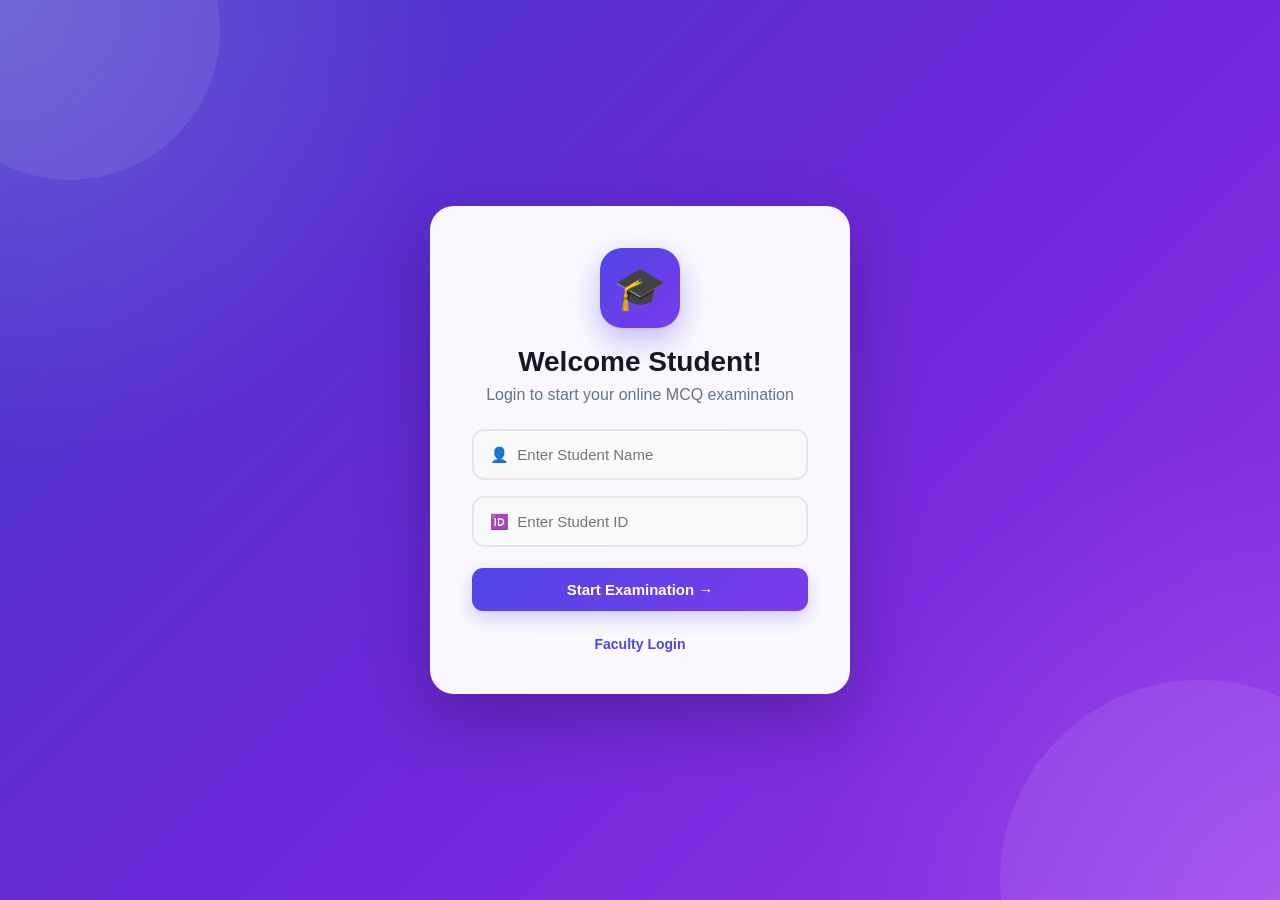
<file: index.html>
<!DOCTYPE html>
<html lang="en">
<head>
    <meta charset="UTF-8">
    <meta name="viewport" content="width=device-width, initial-scale=1.0">

    <title>Student Login | Online Examination</title>

    <link rel="stylesheet" href="style.css">
</head>

<body>

<div class="login-container">

    <div class="login-card">

        <!-- Logo -->
        <div class="logo">
            🎓
        </div>

        <!-- Heading -->
        <h1>Welcome Student!</h1>

        <p>
            Login to start your online MCQ examination
        </p>


        <!-- Student Name -->
        <input
            type="text"
            id="studentName"
            placeholder="👤  Enter Student Name"
            autocomplete="name"
        >


        <!-- Student ID -->
        <input
            type="text"
            id="studentId"
            placeholder="🆔  Enter Student ID"
            autocomplete="off"
        >


        <!-- Login Button -->
        <button onclick="studentLogin()">
            Start Examination →
        </button>


        <!-- Error Message -->
        <p id="errorMessage"></p>


        <!-- Faculty Link -->
        <a
            href="faculty.html"
            class="faculty-link"
        >
            Faculty Login
        </a>

    </div>

</div>


<script>

function studentLogin() {

    const name =
        document.getElementById("studentName")
        .value.trim();

    const id =
        document.getElementById("studentId")
        .value.trim();

    const errorMessage =
        document.getElementById("errorMessage");


    // Clear previous error
    errorMessage.textContent = "";


    // Validate fields
    if (name === "" || id === "") {

        errorMessage.textContent =
            "⚠️ Please enter Student Name and Student ID.";

        errorMessage.style.color = "#dc2626";

        return;
    }


    // Save student details
    localStorage.setItem(
        "studentName",
        name
    );

    localStorage.setItem(
        "studentId",
        id
    );


    // Open exam page
    window.location.href =
        "student.html";
}

</script>

</body>
  </html>
</file>
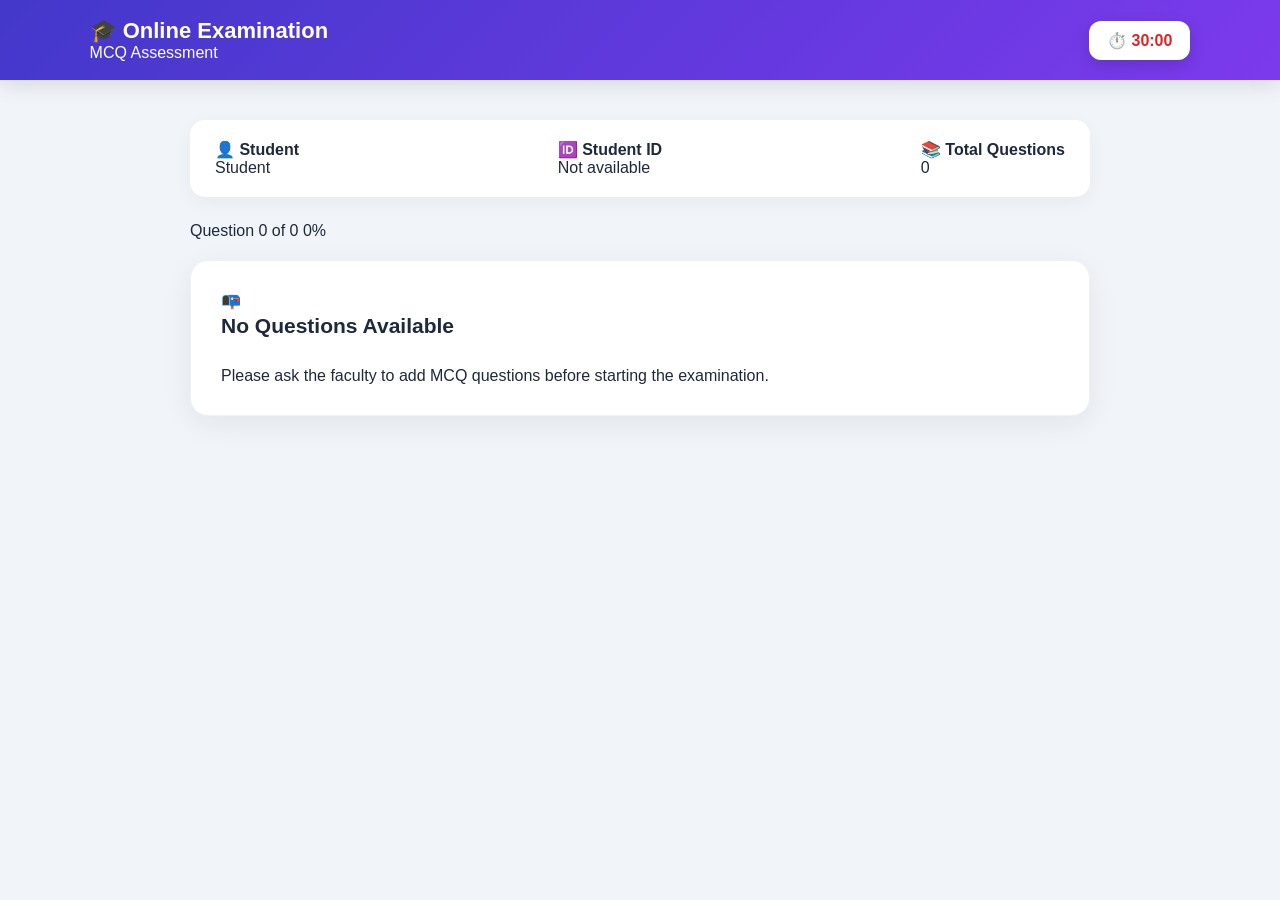
<file: student.html>
<!DOCTYPE html>
<html lang="en">
<head>
    <meta charset="UTF-8">
    <meta name="viewport" content="width=device-width, initial-scale=1.0">

    <title>Online Examination</title>

    <link rel="stylesheet" href="style.css">
</head>

<body>

<!-- =========================
     EXAM HEADER
========================= -->

<header class="exam-header">

    <div>
        <h1>🎓 Online Examination</h1>
        <p>MCQ Assessment</p>
    </div>

    <div class="timer" id="timer">
        ⏱️ 30:00
    </div>

</header>


<!-- =========================
     MAIN
========================= -->

<main class="exam-container">


    <!-- Student Information -->

    <div class="student-info">

        <div>
            <strong>👤 Student</strong>
            <p id="displayName">Loading...</p>
        </div>

        <div>
            <strong>🆔 Student ID</strong>
            <p id="displayId">Loading...</p>
        </div>

        <div>
            <strong>📚 Total Questions</strong>
            <p id="totalQuestions">0</p>
        </div>

    </div>


    <!-- Progress -->

    <div class="exam-progress">

        <div class="progress-info">

            <span id="progressText">
                Question 0 of 0
            </span>

            <span id="progressPercent">
                0%
            </span>

        </div>

        <div class="progress-bar">

            <div
                class="progress-fill"
                id="progressFill">
            </div>

        </div>

    </div>


    <!-- Questions -->

    <div id="examQuestions"></div>


    <!-- Submit -->

    <div class="exam-buttons">

        <button
            id="submitBtn"
            onclick="submitExam()">

            Submit Examination ✓

        </button>

    </div>


    <!-- Result -->

    <div id="result"></div>

</main>


<script>

/* =========================
   LOAD QUESTIONS
========================= */

let questions =
    JSON.parse(
        localStorage.getItem("questions")
    ) || [];


/* =========================
   STUDENT DETAILS
========================= */

const savedName =
    localStorage.getItem("studentName") || "";

const savedId =
    localStorage.getItem("studentId") || "";


document.getElementById("displayName")
    .textContent =
    savedName || "Student";

document.getElementById("displayId")
    .textContent =
    savedId || "Not available";

document.getElementById("totalQuestions")
    .textContent =
    questions.length;


/* =========================
   DISPLAY EXAM
========================= */

function displayExam() {

    const examQuestions =
        document.getElementById("examQuestions");

    examQuestions.innerHTML = "";


    if (questions.length === 0) {

        examQuestions.innerHTML = `

            <div class="question-card empty-exam">

                <div class="empty-icon">
                    📭
                </div>

                <h2>No Questions Available</h2>

                <p>
                    Please ask the faculty to add
                    MCQ questions before starting
                    the examination.
                </p>

            </div>

        `;

        document.getElementById("submitBtn")
            .style.display = "none";

        return;
    }


    questions.forEach((q, index) => {

        const questionDiv =
            document.createElement("div");

        questionDiv.className =
            "question-card exam-question";


        let optionsHTML = "";


        q.options.forEach(
            (option, optionIndex) => {

                optionsHTML += `

                    <label
                        class="option"
                        for="q${index}_${optionIndex}"
                    >

                        <input
                            type="radio"
                            id="q${index}_${optionIndex}"
                            name="question${index}"
                            value="${optionIndex}"
                            onchange="updateProgress()"
                        >

                        <span class="option-letter">
                            ${String.fromCharCode(
                                65 + optionIndex
                            )}
                        </span>

                        <span class="option-text">
                            ${option}
                        </span>

                    </label>

                `;

            }
        );


        questionDiv.innerHTML = `

            <div class="question-number">
                QUESTION ${index + 1}
            </div>

            <h2>
                ${q.question}
            </h2>

            <div class="options-container">
                ${optionsHTML}
            </div>

        `;


        examQuestions.appendChild(
            questionDiv
        );

    });


    updateProgress();

}


/* =========================
   PROGRESS
========================= */

function updateProgress() {

    if (questions.length === 0) {
        return;
    }


    let answered = 0;


    questions.forEach(
        (q, index) => {

            const selected =
                document.querySelector(
                    `input[name="question${index}"]:checked`
                );

            if (selected) {
                answered++;
            }

        }
    );


    const percentage =
        Math.round(
            (answered / questions.length) * 100
        );


    document.getElementById("progressText")
        .textContent =
        `Answered ${answered} of ${questions.length}`;


    document.getElementById("progressPercent")
        .textContent =
        `${percentage}%`;


    document.getElementById("progressFill")
        .style.width =
        `${percentage}%`;

}


/* =========================
   SUBMIT EXAM
========================= */

function submitExam() {

    if (questions.length === 0) {

        alert("No questions available.");

        return;
    }


    const unanswered =
        questions.filter(
            (q, index) => {

                return !document.querySelector(
                    `input[name="question${index}"]:checked`
                );

            }
        ).length;


    if (unanswered > 0) {

        const confirmSubmit =
            confirm(
                `You have ${unanswered} unanswered question(s).\n\nDo you want to submit anyway?`
            );


        if (!confirmSubmit) {
            return;
        }

    }


    let score = 0;


    questions.forEach(
        (q, index) => {

            const selected =
                document.querySelector(
                    `input[name="question${index}"]:checked`
                );


            if (
                selected &&
                Number(selected.value) ===
                Number(q.correctAnswer)
            ) {

                score++;

            }

        }
    );


    const percentage =
        Math.round(
            (score / questions.length) * 100
        );


    showResult(
        score,
        percentage
    );

}


/* =========================
   RESULT
========================= */

function showResult(
    score,
    percentage
) {

    document.getElementById("examQuestions")
        .style.display = "none";

    document.querySelector(".exam-progress")
        .style.display = "none";

    document.getElementById("submitBtn")
        .style.display = "none";


    let message = "";
    let icon = "";


    if (percentage >= 80) {

        icon = "🎉";
        message = "Excellent Performance!";

    } else if (percentage >= 50) {

        icon = "👏";
        message = "Good Job!";

    } else {

        icon = "📚";
        message = "Keep Practicing!";

    }


    document.getElementById("result")
        .innerHTML = `

            <div class="result-container">

                <div class="result-card">

                    <div class="result-icon">
                        ${icon}
                    </div>

                    <h1>
                        Exam Completed!
                    </h1>

                    <p>
                        ${message}
                    </p>

                    <div class="score-box">

                        <p>
                            Your Score
                        </p>

                        <h2>
                            ${score}/${questions.length}
                        </h2>

                        <p>
                            ${percentage}%
                        </p>

                    </div>

                    <div class="result-details">

                        <p>
                            <strong>Student:</strong>
                            ${savedName}
                        </p>

                        <p>
                            <strong>Student ID:</strong>
                            ${savedId}
                        </p>

                    </div>

                    <button
                        onclick="location.href='index.html'">

                        Back to Login

                    </button>

                </div>

            </div>

        `;

}


/* =========================
   TIMER
========================= */

let timeLeft = 30 * 60;

function startTimer() {

    const timer =
        document.getElementById("timer");


    const interval =
        setInterval(() => {

            const minutes =
                Math.floor(
                    timeLeft / 60
                );

            const seconds =
                timeLeft % 60;


            timer.textContent =
                `⏱️ ${minutes}:${String(seconds).padStart(2, "0")}`;


            if (timeLeft <= 0) {

                clearInterval(interval);

                alert(
                    "Time is over. Your exam will be submitted."
                );

                submitExam();

                return;
            }


            timeLeft--;

        }, 1000);

}


/* =========================
   START
========================= */

displayExam();
startTimer();

</script>

</body>
  </html>
</file>
<file: style.css>
/* =========================
   GLOBAL
========================= */

* {
    margin: 0;
    padding: 0;
    box-sizing: border-box;
    font-family: "Segoe UI", Arial, sans-serif;
}

:root {
    --primary: #4f46e5;
    --primary-dark: #3730a3;
    --secondary: #7c3aed;
    --success: #16a34a;
    --danger: #dc2626;
    --dark: #111827;
    --text: #1e293b;
    --muted: #64748b;
    --border: #e2e8f0;
    --light: #f8fafc;
}

body {
    background: #f1f5f9;
    color: var(--text);
}


/* =========================
   LOGIN PAGE
========================= */

.login-container {
    min-height: 100vh;
    display: flex;
    align-items: center;
    justify-content: center;
    padding: 25px;

    background:
        radial-gradient(
            circle at top left,
            rgba(255,255,255,0.18),
            transparent 30%
        ),
        radial-gradient(
            circle at bottom right,
            rgba(255,255,255,0.12),
            transparent 30%
        ),
        linear-gradient(
            135deg,
            #4338ca,
            #6d28d9,
            #9333ea
        );

    position: relative;
    overflow: hidden;
}

/* Decorative circles */

.login-container::before {
    content: "";
    position: absolute;

    width: 300px;
    height: 300px;

    border-radius: 50%;

    background: rgba(255,255,255,0.08);

    top: -120px;
    left: -80px;
}

.login-container::after {
    content: "";
    position: absolute;

    width: 400px;
    height: 400px;

    border-radius: 50%;

    background: rgba(255,255,255,0.08);

    bottom: -180px;
    right: -120px;
}


/* Login Card */

.login-card {
    width: 420px;

    background: rgba(255,255,255,0.97);

    padding: 42px;

    border-radius: 24px;

    text-align: center;

    box-shadow:
        0 25px 70px rgba(0,0,0,0.25);

    position: relative;
    z-index: 2;

    animation: loginAppear 0.7s ease;
}

@keyframes loginAppear {

    from {
        opacity: 0;
        transform: translateY(35px) scale(0.97);
    }

    to {
        opacity: 1;
        transform: translateY(0) scale(1);
    }
}


/* Logo */

.logo {
    width: 80px;
    height: 80px;

    margin: 0 auto 18px;

    display: flex;
    align-items: center;
    justify-content: center;

    font-size: 42px;

    border-radius: 22px;

    background: linear-gradient(
        135deg,
        var(--primary),
        var(--secondary)
    );

    box-shadow:
        0 12px 30px rgba(79,70,229,0.35);

    animation: logoFloat 3s ease-in-out infinite;
}

@keyframes logoFloat {

    0%, 100% {
        transform: translateY(0);
    }

    50% {
        transform: translateY(-6px);
    }
}


.login-card h1 {
    font-size: 28px;
    color: #111827;
    margin-bottom: 8px;
}

.login-card p {
    color: var(--muted);
    margin-bottom: 25px;
}


/* Login Inputs */

.login-card input {
    width: 100%;

    padding: 15px 16px;

    margin-bottom: 16px;

    border: 2px solid #e5e7eb;

    border-radius: 12px;

    outline: none;

    font-size: 15px;

    background: #f8fafc;

    transition: all 0.25s ease;
}

.login-card input:hover {
    border-color: #c7d2fe;
}

.login-card input:focus {

    border-color: var(--primary);

    background: white;

    box-shadow:
        0 0 0 4px rgba(79,70,229,0.1);
}


/* =========================
   BUTTONS
========================= */

button {
    border: none;

    background:
        linear-gradient(
            135deg,
            var(--primary),
            var(--secondary)
        );

    color: white;

    padding: 13px 22px;

    border-radius: 11px;

    cursor: pointer;

    font-size: 15px;

    font-weight: 600;

    transition: all 0.25s ease;

    box-shadow:
        0 7px 18px rgba(79,70,229,0.25);
}

button:hover {

    transform: translateY(-2px);

    box-shadow:
        0 12px 25px rgba(79,70,229,0.35);
}

button:active {
    transform: translateY(0);
}

.login-card button {
    width: 100%;
    margin-top: 5px;
}


/* Faculty Link */

.faculty-link {

    display: block;

    margin-top: 24px;

    color: var(--primary);

    text-decoration: none;

    font-size: 14px;

    font-weight: 600;
}

.faculty-link:hover {
    text-decoration: underline;
}


/* =========================
   EXAM HEADER
========================= */

.exam-header {

    background:
        linear-gradient(
            135deg,
            #4338ca,
            #7c3aed
        );

    color: white;

    padding: 18px 7%;

    display: flex;

    justify-content: space-between;

    align-items: center;

    box-shadow:
        0 5px 20px rgba(0,0,0,0.12);
}

.exam-header h1 {
    font-size: 22px;
}

.timer {

    background: white;

    color: var(--danger);

    padding: 10px 18px;

    border-radius: 12px;

    font-weight: bold;

    box-shadow:
        0 5px 15px rgba(0,0,0,0.15);
}


/* =========================
   EXAM
========================= */

.exam-container {

    width: 80%;

    max-width: 900px;

    margin: 40px auto;
}


/* Student Info */

.student-info {

    background: white;

    padding: 20px 25px;

    border-radius: 15px;

    margin-bottom: 25px;

    display: flex;

    justify-content: space-between;

    align-items: center;

    box-shadow:
        0 5px 20px rgba(0,0,0,0.05);
}


/* Question Card */

.question-card {

    background: white;

    padding: 30px;

    margin-top: 20px;

    border-radius: 18px;

    border: 1px solid #eef2f7;

    box-shadow:
        0 8px 30px rgba(15,23,42,0.07);

    transition: 0.25s ease;
}

.question-card:hover {

    transform: translateY(-2px);

    box-shadow:
        0 12px 35px rgba(15,23,42,0.1);
}


.question-number {

    color: var(--primary);

    font-weight: 700;

    margin-bottom: 12px;
}


.question-card h2 {

    font-size: 21px;

    margin-bottom: 25px;

    line-height: 1.5;
}


/* Options */

.option {

    display: block;

    padding: 16px;

    margin: 12px 0;

    border: 2px solid #e5e7eb;

    border-radius: 12px;

    cursor: pointer;

    transition: all 0.2s ease;

    background: #fff;
}

.option:hover {

    background: #eef2ff;

    border-color: var(--primary);

    transform: translateX(3px);
}

.option input {

    margin-right: 10px;

    accent-color: var(--primary);
}


/* Exam Buttons */

.exam-buttons {

    display: flex;

    justify-content: space-between;

    margin-top: 25px;

    gap: 12px;
}


#submitBtn {

    background:
        linear-gradient(
            135deg,
            #16a34a,
            #15803d
        );

    box-shadow:
        0 7px 18px rgba(22,163,74,0.25);
}

#submitBtn:hover {

    box-shadow:
        0 12px 25px rgba(22,163,74,0.35);
}


/* =========================
   RESULT
========================= */

.result-container {

    min-height: 100vh;

    display: flex;

    align-items: center;

    justify-content: center;

    padding: 20px;

    background:
        linear-gradient(
            135deg,
            #4338ca,
            #7c3aed
        );
}

.result-card {

    background: white;

    width: 450px;

    padding: 45px;

    text-align: center;

    border-radius: 24px;

    box-shadow:
        0 25px 60px rgba(0,0,0,0.25);

    animation: loginAppear 0.6s ease;
}

.result-icon {
    font-size: 65px;
}

.result-card h1 {
    margin: 15px 0;
}

.score-box {

    background:
        linear-gradient(
            135deg,
            #eef2ff,
            #f5f3ff
        );

    padding: 28px;

    border-radius: 18px;

    margin: 25px 0;

    border: 1px solid #e0e7ff;
}

.score-box h2 {

    color: var(--primary);

    font-size: 42px;
}


/* =========================
   FACULTY DASHBOARD
========================= */

.dashboard-header {

    background:
        linear-gradient(
            135deg,
            #111827,
            #1e1b4b
        );

    color: white;

    padding: 20px 7%;

    display: flex;

    justify-content: space-between;

    align-items: center;

    box-shadow:
        0 5px 20px rgba(0,0,0,0.15);
}

.dashboard-header h1 {
    font-size: 23px;
}

.dashboard-header a {

    color: white;

    text-decoration: none;

    padding: 9px 15px;

    border: 1px solid rgba(255,255,255,0.25);

    border-radius: 8px;

    transition: 0.2s;
}

.dashboard-header a:hover {
    background: rgba(255,255,255,0.1);
}


/* Dashboard */

.dashboard {

    width: 85%;

    max-width: 1200px;

    margin: 40px auto;
}


/* Stats */

.stats {

    display: grid;

    grid-template-columns:
        repeat(3, 1fr);

    gap: 20px;

    margin-bottom: 35px;
}

.stat-card {

    background: white;

    padding: 27px;

    border-radius: 18px;

    border: 1px solid #eef2f7;

    box-shadow:
        0 7px 25px rgba(0,0,0,0.05);

    transition: 0.25s ease;

    position: relative;

    overflow: hidden;
}

.stat-card::after {

    content: "";

    position: absolute;

    width: 90px;
    height: 90px;

    border-radius: 50%;

    background: #eef2ff;

    right: -30px;
    top: -30px;
}

.stat-card:hover {

    transform: translateY(-5px);

    box-shadow:
        0 15px 35px rgba(0,0,0,0.1);
}

.stat-card span {
    font-size: 32px;
}

.stat-card h2 {

    margin-top: 10px;

    font-size: 32px;

    color: var(--primary);
}

.stat-card p {
    color: var(--muted);
    margin-top: 5px;
}


/* =========================
   QUESTION BANK
========================= */

.question-bank {

    background: white;

    padding: 30px;

    border-radius: 18px;

    box-shadow:
        0 7px 25px rgba(0,0,0,0.05);
}

.section-title {

    display: flex;

    justify-content: space-between;

    align-items: center;

    margin-bottom: 25px;

    gap: 15px;
}

.section-title h2 {
    font-size: 22px;
}


/* Add Question Form */

.add-question-form {

    background:
        linear-gradient(
            135deg,
            #f8fafc,
            #eef2ff
        );

    padding: 22px;

    border-radius: 15px;

    margin-bottom: 25px;

    display: none;

    border: 1px solid #e0e7ff;
}

.add-question-form input,
.add-question-form select {

    display: block;

    width: 100%;

    padding: 13px;

    margin-bottom: 12px;

    border: 2px solid #e2e8f0;

    border-radius: 10px;

    outline: none;

    background: white;

    transition: 0.2s;
}

.add-question-form input:focus,
.add-question-form select:focus {

    border-color: var(--primary);

    box-shadow:
        0 0 0 4px rgba(79,70,229,0.08);
}


/* Question List */

.question-bank-item {

    border: 1px solid #e2e8f0;

    padding: 20px;

    margin-bottom: 15px;

    border-radius: 14px;

    background: #fff;

    transition: 0.2s;
}

.question-bank-item:hover {

    border-color: #c7d2fe;

    background: #fafaff;

    transform: translateY(-2px);
}

.question-bank-item h3 {
    margin-bottom: 10px;
}

.question-bank-item p {

    color: #475569;

    margin: 7px 0;
}


/* =========================
   RESPONSIVE
========================= */

@media (max-width: 700px) {

    .login-card {

        width: 100%;

        padding: 30px 22px;
    }

    .exam-container,
    .dashboard {

        width: 92%;
    }

    .stats {

        grid-template-columns: 1fr;
    }

    .exam-header,
    .student-info {

        flex-direction: column;

        gap: 15px;

        text-align: center;
    }

    .dashboard-header {

        padding: 18px 5%;

        gap: 12px;
    }

    .dashboard-header h1 {

        font-size: 19px;
    }

    .section-title {

        flex-direction: column;

        align-items: stretch;
    }

    .section-title button {

        width: 100%;
    }

    .question-bank {

        padding: 20px;
    }

    .question-card {

        padding: 20px;
    }

    .exam-buttons {

        flex-direction: column;
    }

    .exam-buttons button {

        width: 100%;
    }

    .result-card {

        width: 100%;

        padding: 30px 20px;
    }
  }
</file>
